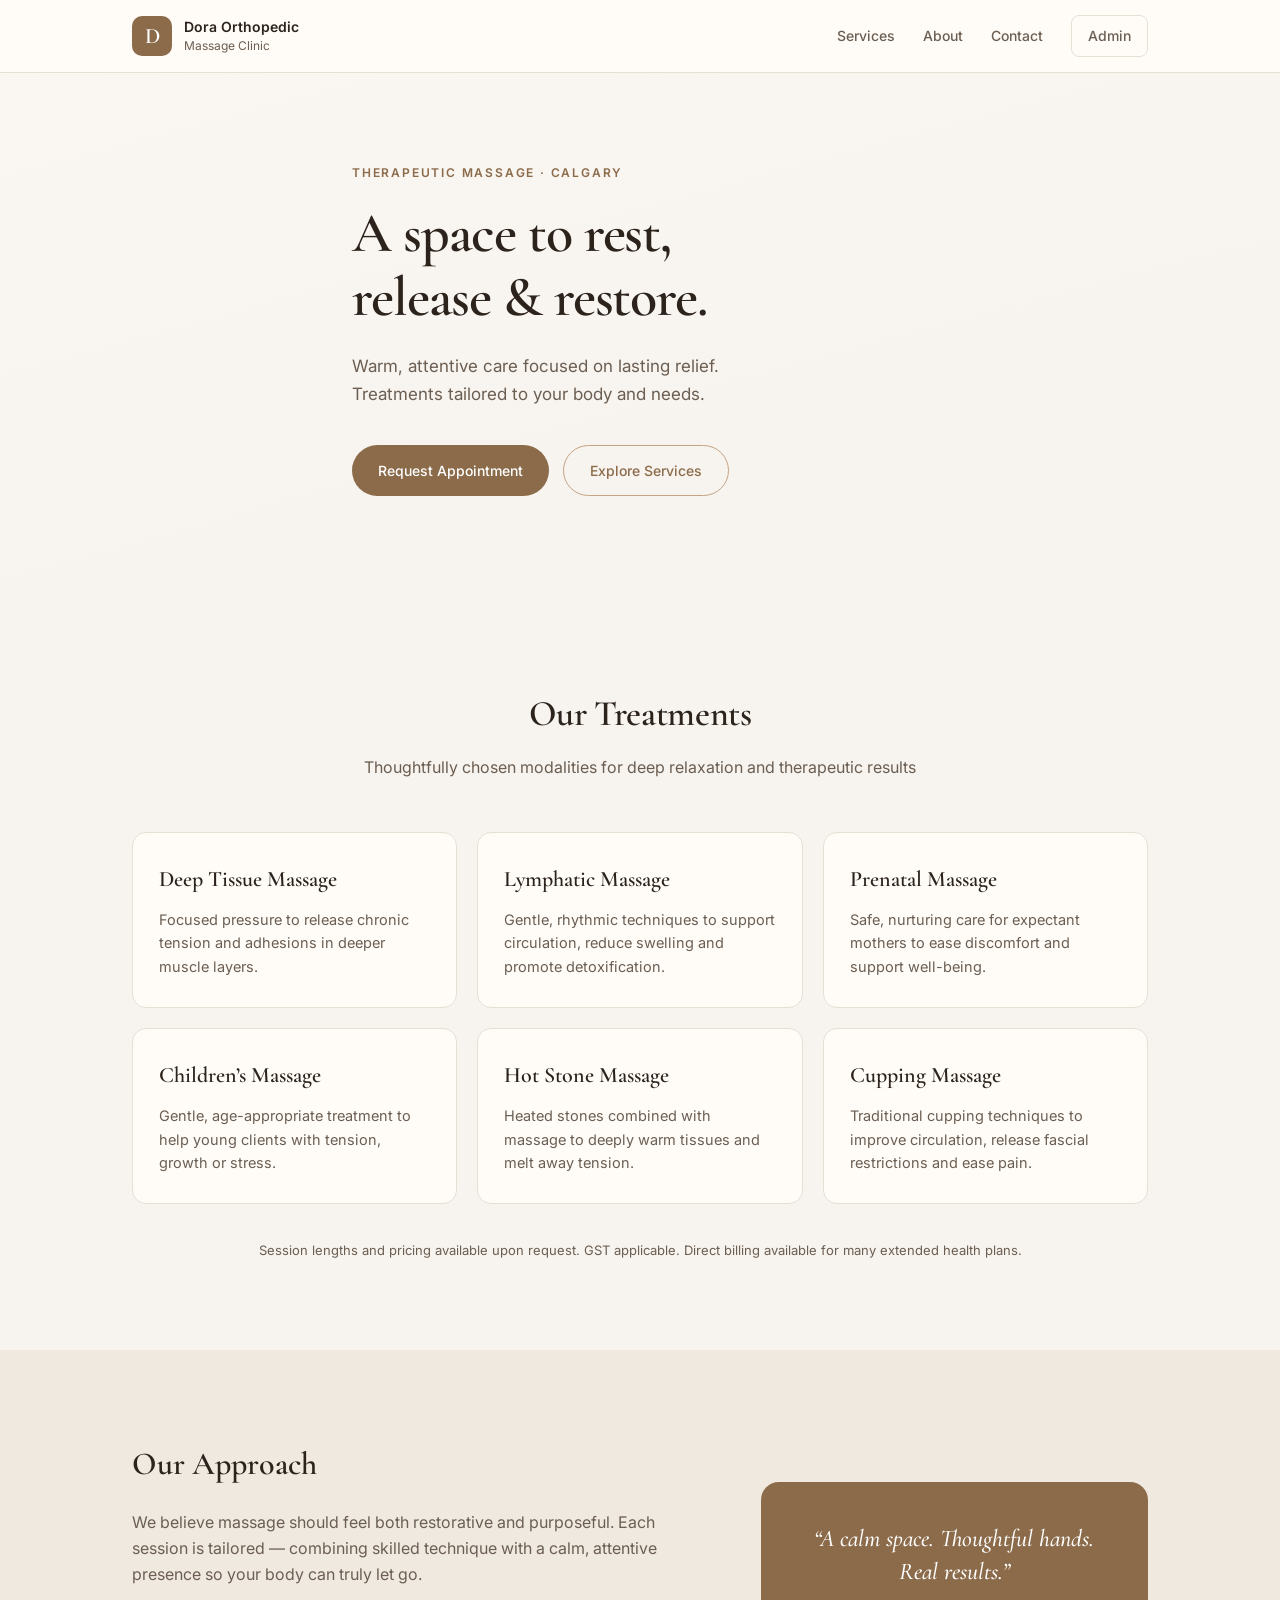
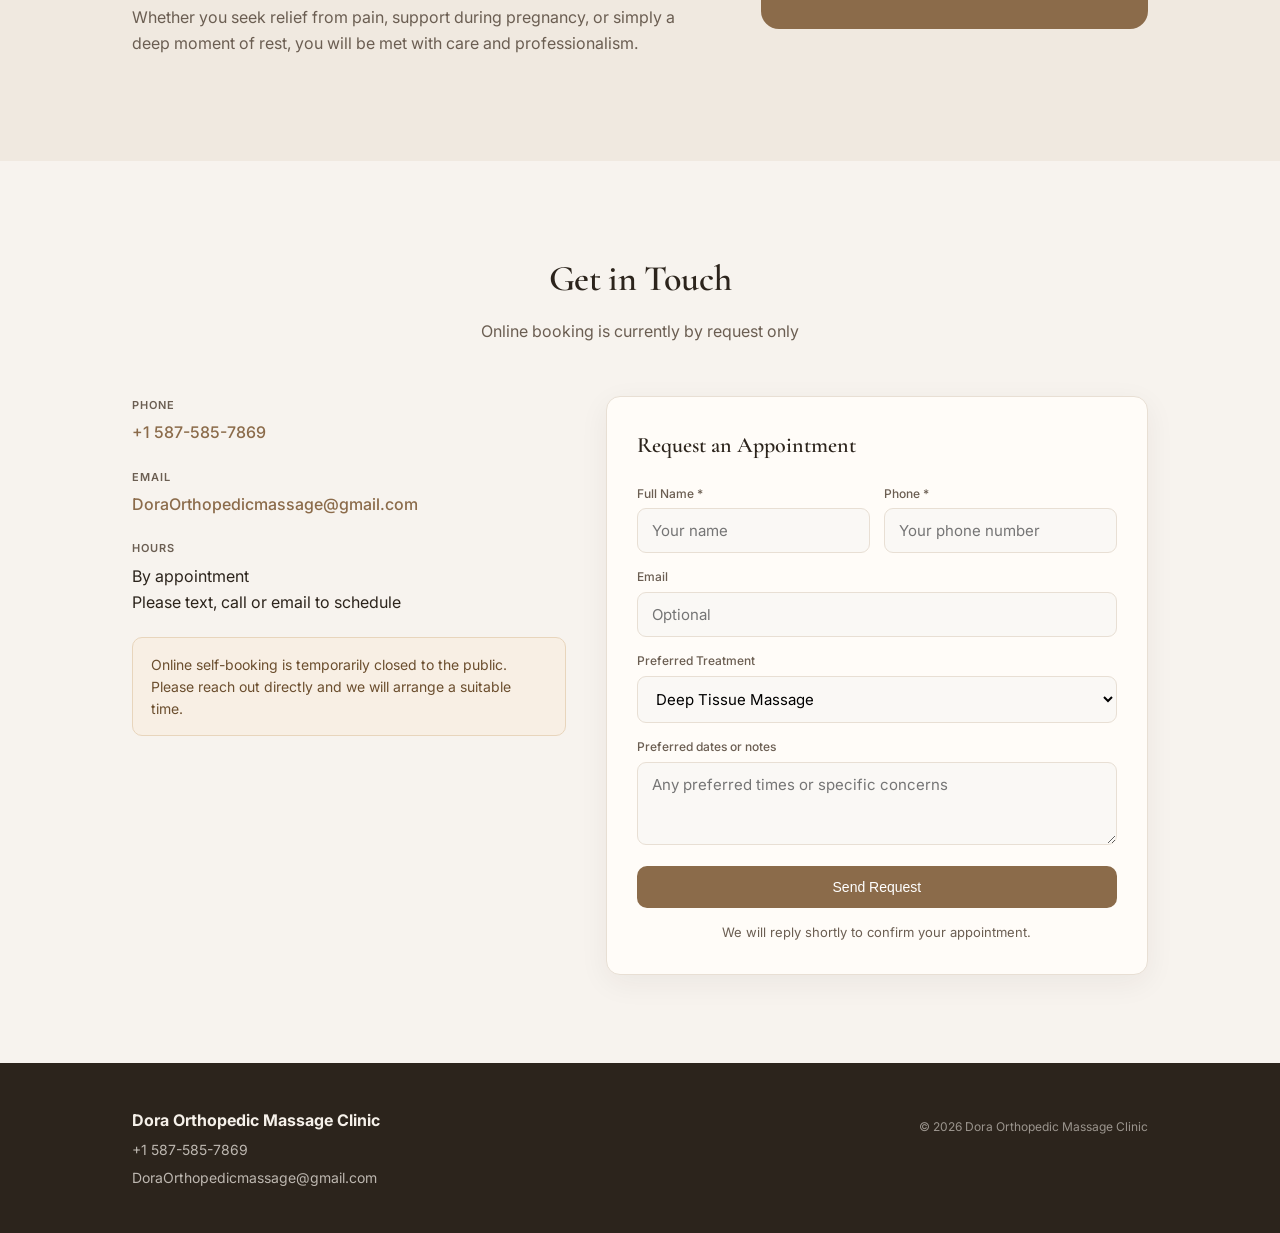
<file: index.html>
<!DOCTYPE html>
<html lang="en">
<head>
  <meta charset="UTF-8" />
  <meta name="viewport" content="width=device-width, initial-scale=1.0" />
  <meta name="description" content="Dora Orthopedic Massage Clinic – Therapeutic massage in Calgary. Deep tissue, lymphatic, prenatal, hot stone, cupping and more." />
  <title>Dora Orthopedic Massage Clinic | Calgary</title>
  <link rel="stylesheet" href="css/style.css" />
  <link rel="preconnect" href="https://fonts.googleapis.com" />
  <link rel="preconnect" href="https://fonts.gstatic.com" crossorigin />
  <link href="https://fonts.googleapis.com/css2?family=Cormorant+Garamond:wght@500;600;700&family=Inter:wght@400;500;600&display=swap" rel="stylesheet" />
</head>
<body>
  <header class="header">
    <div class="container header-inner">
      <a href="index.html" class="logo">
        <span class="logo-mark">D</span>
        <span class="logo-text">Dora Orthopedic<br><small>Massage Clinic</small></span>
      </a>
      <nav class="nav" id="nav">
        <a href="#services">Services</a>
        <a href="#about">About</a>
        <a href="#contact">Contact</a>
        <a href="admin/" class="btn btn-sm">Admin</a>
      </nav>
      <button class="menu-btn" id="menuBtn" aria-label="Menu">☰</button>
    </div>
  </header>

  <section class="hero">
    <div class="container hero-content">
      <p class="eyebrow">Therapeutic Massage · Calgary</p>
      <h1>A space to rest,<br>release & restore.</h1>
      <p class="hero-desc">Warm, attentive care focused on lasting relief. Treatments tailored to your body and needs.</p>
      <div class="hero-actions">
        <a href="#contact" class="btn btn-primary">Request Appointment</a>
        <a href="#services" class="btn btn-ghost">Explore Services</a>
      </div>
    </div>
  </section>

  <section class="section" id="services">
    <div class="container">
      <div class="section-header">
        <h2>Our Treatments</h2>
        <p>Thoughtfully chosen modalities for deep relaxation and therapeutic results</p>
      </div>
      <div class="services-grid">
        <article class="service-card">
          <h3>Deep Tissue Massage</h3>
          <p>Focused pressure to release chronic tension and adhesions in deeper muscle layers.</p>
        </article>
        <article class="service-card">
          <h3>Lymphatic Massage</h3>
          <p>Gentle, rhythmic techniques to support circulation, reduce swelling and promote detoxification.</p>
        </article>
        <article class="service-card">
          <h3>Prenatal Massage</h3>
          <p>Safe, nurturing care for expectant mothers to ease discomfort and support well-being.</p>
        </article>
        <article class="service-card">
          <h3>Children’s Massage</h3>
          <p>Gentle, age-appropriate treatment to help young clients with tension, growth or stress.</p>
        </article>
        <article class="service-card">
          <h3>Hot Stone Massage</h3>
          <p>Heated stones combined with massage to deeply warm tissues and melt away tension.</p>
        </article>
        <article class="service-card">
          <h3>Cupping Massage</h3>
          <p>Traditional cupping techniques to improve circulation, release fascial restrictions and ease pain.</p>
        </article>
      </div>
      <p class="tax-note">Session lengths and pricing available upon request. GST applicable. Direct billing available for many extended health plans.</p>
    </div>
  </section>

  <section class="section section-warm" id="about">
    <div class="container about-grid">
      <div class="about-text">
        <h2>Our Approach</h2>
        <p>We believe massage should feel both restorative and purposeful. Each session is tailored — combining skilled technique with a calm, attentive presence so your body can truly let go.</p>
        <p>Whether you seek relief from pain, support during pregnancy, or simply a deep moment of rest, you will be met with care and professionalism.</p>
      </div>
      <div class="about-side">
        <div class="quote-card">
          <p>“A calm space. Thoughtful hands. Real results.”</p>
        </div>
      </div>
    </div>
  </section>

  <section class="section" id="contact">
    <div class="container">
      <div class="section-header">
        <h2>Get in Touch</h2>
        <p>Online booking is currently by request only</p>
      </div>
      <div class="contact-grid">
        <div class="contact-info">
          <div class="info-item">
            <strong>Phone</strong>
            <p><a href="tel:+15875857869">+1 587-585-7869</a></p>
          </div>
          <div class="info-item">
            <strong>Email</strong>
            <p><a href="mailto:DoraOrthopedicmassage@gmail.com">DoraOrthopedicmassage@gmail.com</a></p>
          </div>
          <div class="info-item">
            <strong>Hours</strong>
            <p>By appointment<br>Please text, call or email to schedule</p>
          </div>
          <div class="notice">
            Online self-booking is temporarily closed to the public. Please reach out directly and we will arrange a suitable time.
          </div>
        </div>
        <form class="booking-form" id="bookingForm" onsubmit="return handleBooking(event)">
          <h3>Request an Appointment</h3>
          <div class="form-row">
            <div class="form-group">
              <label for="name">Full Name *</label>
              <input type="text" id="name" required placeholder="Your name" />
            </div>
            <div class="form-group">
              <label for="phone">Phone *</label>
              <input type="tel" id="phone" required placeholder="Your phone number" />
            </div>
          </div>
          <div class="form-group">
            <label for="email">Email</label>
            <input type="email" id="email" placeholder="Optional" />
          </div>
          <div class="form-group">
            <label for="service">Preferred Treatment</label>
            <select id="service">
              <option value="Deep Tissue">Deep Tissue Massage</option>
              <option value="Lymphatic">Lymphatic Massage</option>
              <option value="Prenatal">Prenatal Massage</option>
              <option value="Children">Children’s Massage</option>
              <option value="Hot Stone">Hot Stone Massage</option>
              <option value="Cupping">Cupping Massage</option>
              <option value="Other">Other / Not sure yet</option>
            </select>
          </div>
          <div class="form-group">
            <label for="message">Preferred dates or notes</label>
            <textarea id="message" rows="3" placeholder="Any preferred times or specific concerns"></textarea>
          </div>
          <button type="submit" class="btn btn-primary btn-block">Send Request</button>
          <p class="form-note">We will reply shortly to confirm your appointment.</p>
        </form>
      </div>
    </div>
  </section>

  <footer class="footer">
    <div class="container footer-inner">
      <div>
        <strong>Dora Orthopedic Massage Clinic</strong>
        <p><a href="tel:+15875857869">+1 587-585-7869</a></p>
        <p><a href="mailto:DoraOrthopedicmassage@gmail.com">DoraOrthopedicmassage@gmail.com</a></p>
      </div>
      <div class="footer-right">
        <p class="small">© 2026 Dora Orthopedic Massage Clinic</p>
      </div>
    </div>
  </footer>
  <script src="js/main.js"></script>
</body>
</html>
</file>
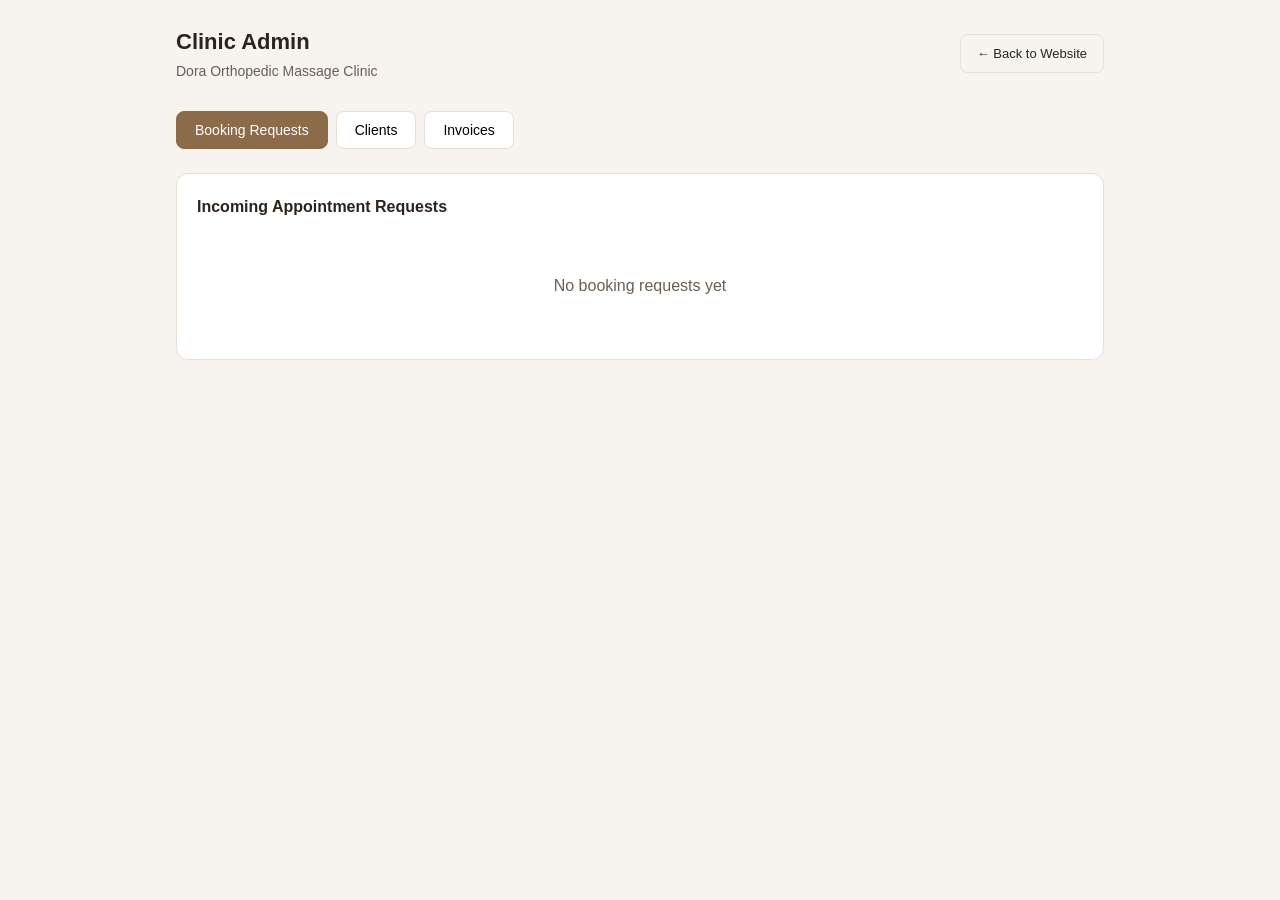
<file: admin/index.html>
<!DOCTYPE html>
<html lang="en">
<head>
  <meta charset="UTF-8" />
  <meta name="viewport" content="width=device-width, initial-scale=1.0" />
  <title>Admin · Dora Clinic</title>
  <link rel="stylesheet" href="../css/style.css" />
  <style>
    .admin-wrap{max-width:960px;margin:0 auto;padding:24px 16px 80px}.admin-header{display:flex;justify-content:space-between;align-items:center;margin-bottom:28px;flex-wrap:wrap;gap:12px}.admin-header h1{font-size:22px}.tabs{display:flex;gap:8px;margin-bottom:24px;flex-wrap:wrap}.tab-btn{padding:10px 18px;border:1px solid var(--border);background:#fff;border-radius:8px;cursor:pointer;font-weight:500;font-size:14px}.tab-btn.active{background:var(--primary);color:#fff;border-color:var(--primary)}.panel{display:none}.panel.active{display:block}.card{background:#fff;border:1px solid var(--border);border-radius:12px;padding:20px;margin-bottom:16px}.card h3{font-size:16px;margin-bottom:12px}table{width:100%;border-collapse:collapse;font-size:14px}th,td{text-align:left;padding:10px 8px;border-bottom:1px solid var(--border)}th{color:var(--muted);font-weight:500;font-size:12px;text-transform:uppercase}.empty{text-align:center;padding:40px;color:var(--muted)}.status{display:inline-block;padding:2px 8px;border-radius:4px;font-size:12px;font-weight:600}.status.pending{background:#fef3c7;color:#92400e}input,select,textarea{width:100%;padding:10px 12px;border:1px solid var(--border);border-radius:8px;font-size:14px;margin-bottom:10px}label{font-size:12px;color:var(--muted);display:block;margin-bottom:4px}.grid-2{display:grid;grid-template-columns:1fr 1fr;gap:12px}@media(max-width:600px){.grid-2{grid-template-columns:1fr}}
  </style>
</head>
<body>
  <div class="admin-wrap">
    <div class="admin-header">
      <div>
        <h1>Clinic Admin</h1>
        <p style="color:var(--muted);font-size:14px">Dora Orthopedic Massage Clinic</p>
      </div>
      <a href="../index.html" class="btn btn-outline btn-sm">← Back to Website</a>
    </div>
    <div class="tabs">
      <button class="tab-btn active" data-tab="requests">Booking Requests</button>
      <button class="tab-btn" data-tab="clients">Clients</button>
      <button class="tab-btn" data-tab="invoices">Invoices</button>
    </div>
    <div class="panel active" id="requests">
      <div class="card">
        <h3>Incoming Appointment Requests</h3>
        <div id="requestsList"></div>
      </div>
    </div>
    <div class="panel" id="clients">
      <div class="card">
        <h3>Add Client</h3>
        <div class="grid-2">
          <div><label>Name *</label><input type="text" id="cName" placeholder="Client name" /></div>
          <div><label>Phone</label><input type="text" id="cPhone" placeholder="Phone" /></div>
          <div><label>Email</label><input type="email" id="cEmail" placeholder="Email" /></div>
          <div><label>Notes</label><input type="text" id="cNotes" placeholder="Optional notes" /></div>
        </div>
        <button class="btn btn-primary btn-sm" onclick="addClient()">Save Client</button>
      </div>
      <div class="card">
        <h3>Client List</h3>
        <div id="clientsList"></div>
      </div>
    </div>
    <div class="panel" id="invoices">
      <div class="card">
        <h3>Create Invoice</h3>
        <div class="grid-2">
          <div><label>Client Name *</label><input type="text" id="invClient" placeholder="Client name" /></div>
          <div><label>Service</label>
            <select id="invService">
              <option value="60 minutes Massage|100">60 min Massage – $100</option>
              <option value="90 minutes Massage|145">90 min Massage – $145</option>
              <option value="45 minutes Focused|80">45 min Focused – $80</option>
            </select>
          </div>
          <div><label>Date</label><input type="date" id="invDate" /></div>
          <div><label>Tax %</label><input type="number" id="invTax" value="5" step="0.1" /></div>
        </div>
        <label><input type="checkbox" id="invPaid" /> Mark as Paid</label><br><br>
        <button class="btn btn-primary btn-sm" onclick="createInvoice()">Generate & Save Invoice</button>
      </div>
      <div class="card">
        <h3>Invoice History</h3>
        <div id="invoicesList"></div>
      </div>
    </div>
  </div>
  <script>
    document.querySelectorAll(".tab-btn").forEach(btn=>{
      btn.addEventListener("click",()=>{
        document.querySelectorAll(".tab-btn").forEach(b=>b.classList.remove("active"));
        document.querySelectorAll(".panel").forEach(p=>p.classList.remove("active"));
        btn.classList.add("active");
        document.getElementById(btn.dataset.tab).classList.add("active");
        if(btn.dataset.tab==="requests")renderRequests();
        if(btn.dataset.tab==="clients")renderClients();
        if(btn.dataset.tab==="invoices")renderInvoices();
      });
    });
    function renderRequests(){
      const list=JSON.parse(localStorage.getItem("bookingRequests")||"[]");
      const el=document.getElementById("requestsList");
      if(!list.length){el.innerHTML="<div class=\"empty\">No booking requests yet</div>";return;}
      el.innerHTML=`<table><thead><tr><th>Name</th><th>Phone</th><th>Service</th><th>Date</th><th>Status</th></tr></thead><tbody>${list.map(r=>`<tr><td>${esc(r.name)}</td><td>${esc(r.phone)}</td><td>${esc(r.service)}</td><td>${new Date(r.createdAt).toLocaleDateString()}</td><td><span class="status ${r.status}">${r.status}</span></td></tr>`).join("")}</tbody></table>`;
    }
    function addClient(){
      const name=document.getElementById("cName").value.trim();
      if(!name)return alert("Name required");
      const clients=JSON.parse(localStorage.getItem("clinicClients")||"[]");
      clients.unshift({id:Date.now().toString(),name,phone:document.getElementById("cPhone").value.trim(),email:document.getElementById("cEmail").value.trim(),notes:document.getElementById("cNotes").value.trim()});
      localStorage.setItem("clinicClients",JSON.stringify(clients));
      document.getElementById("cName").value="";document.getElementById("cPhone").value="";document.getElementById("cEmail").value="";document.getElementById("cNotes").value="";
      renderClients();
    }
    function renderClients(){
      const list=JSON.parse(localStorage.getItem("clinicClients")||"[]");
      const el=document.getElementById("clientsList");
      if(!list.length){el.innerHTML="<div class=\"empty\">No clients saved yet</div>";return;}
      el.innerHTML=`<table><thead><tr><th>Name</th><th>Phone</th><th>Email</th><th>Notes</th></tr></thead><tbody>${list.map(c=>`<tr><td>${esc(c.name)}</td><td>${esc(c.phone)}</td><td>${esc(c.email)}</td><td>${esc(c.notes)}</td></tr>`).join("")}</tbody></table>`;
    }
    document.getElementById("invDate").value=new Date().toISOString().slice(0,10);
    function createInvoice(){
      const client=document.getElementById("invClient").value.trim();
      if(!client)return alert("Client name required");
      const [serviceName,price]=document.getElementById("invService").value.split("|");
      const taxRate=parseFloat(document.getElementById("invTax").value)||0;
      const subtotal=parseFloat(price);
      const tax=subtotal*taxRate/100;
      const total=subtotal+tax;
      const paid=document.getElementById("invPaid").checked;
      const inv={id:Date.now().toString(),no:"INV-"+Date.now().toString().slice(-6),client,service:serviceName,date:document.getElementById("invDate").value,subtotal,taxRate,tax,total,paid,createdAt:new Date().toISOString()};
      const list=JSON.parse(localStorage.getItem("clinicInvoices")||"[]");
      list.unshift(inv);
      localStorage.setItem("clinicInvoices",JSON.stringify(list));
      alert(`Invoice ${inv.no} created. Total: $${total.toFixed(2)}`);
      renderInvoices();
    }
    function renderInvoices(){
      const list=JSON.parse(localStorage.getItem("clinicInvoices")||"[]");
      const el=document.getElementById("invoicesList");
      if(!list.length){el.innerHTML="<div class=\"empty\">No invoices yet</div>";return;}
      el.innerHTML=`<table><thead><tr><th>No.</th><th>Client</th><th>Service</th><th>Date</th><th>Total</th><th>Status</th></tr></thead><tbody>${list.map(i=>`<tr><td>${esc(i.no)}</td><td>${esc(i.client)}</td><td>${esc(i.service)}</td><td>${esc(i.date)}</td><td>$${i.total.toFixed(2)}</td><td>${i.paid?"<span class=\"status\" style=\"background:#d1fae5;color:#065f46\">Paid</span>":"<span class=\"status pending\">Unpaid</span>"}</td></tr>`).join("")}</tbody></table>`;
    }
    function esc(s){const d=document.createElement("div");d.textContent=s||"";return d.innerHTML}
    renderRequests();
  </script>
</body>
</html>
</file>
<file: css/style.css>
:root{--bg:#f7f3ee;--bg-warm:#f0e9e0;--surface:#fffcf8;--text:#2c241c;--muted:#6b5e52;--primary:#8b6b4a;--primary-dark:#6f5339;--accent:#c4a484;--border:#e8dfd4;--radius:14px;--shadow:0 8px 30px rgba(44,36,28,.06)}*{box-sizing:border-box;margin:0;padding:0}body{font-family:Inter,-apple-system,BlinkMacSystemFont,sans-serif;background:var(--bg);color:var(--text);line-height:1.65;-webkit-font-smoothing:antialiased}.container{max-width:1060px;margin:0 auto;padding:0 22px}.header{position:sticky;top:0;z-index:100;background:rgba(255,252,248,.92);backdrop-filter:blur(14px);border-bottom:1px solid var(--border)}.header-inner{display:flex;align-items:center;justify-content:space-between;height:72px}.logo{display:flex;align-items:center;gap:12px;text-decoration:none;color:var(--text)}.logo-mark{width:40px;height:40px;background:var(--primary);color:#fff;border-radius:10px;display:flex;align-items:center;justify-content:center;font-family:Cormorant Garamond,serif;font-size:22px;font-weight:600}.logo-text{font-size:14px;font-weight:600;line-height:1.3}.logo-text small{font-weight:400;color:var(--muted);font-size:12px}.nav{display:flex;align-items:center;gap:28px}.nav a{text-decoration:none;color:var(--muted);font-size:14px;font-weight:500}.nav a:hover{color:var(--primary)}.menu-btn{display:none;background:0 0;border:none;font-size:24px;cursor:pointer;color:var(--text)}.btn{display:inline-flex;align-items:center;justify-content:center;padding:13px 26px;border-radius:999px;font-size:14px;font-weight:500;text-decoration:none;border:none;cursor:pointer;transition:all .25s}.btn-primary{background:var(--primary);color:#fff}.btn-primary:hover{background:var(--primary-dark)}.btn-ghost{background:0 0;color:var(--primary);border:1.5px solid var(--accent)}.btn-ghost:hover{background:var(--primary);color:#fff;border-color:var(--primary)}.btn-sm{padding:8px 16px;font-size:13px;border-radius:8px;background:0 0;border:1px solid var(--border);color:var(--text)}.btn-block{width:100%;border-radius:10px}.hero{padding:90px 0 100px;background:linear-gradient(165deg,#faf6f1 0,var(--bg) 70%)}.hero-content{max-width:620px}.eyebrow{font-size:12px;font-weight:600;text-transform:uppercase;letter-spacing:1.8px;color:var(--primary);margin-bottom:18px}.hero h1{font-family:Cormorant Garamond,serif;font-size:clamp(38px,6.5vw,56px);font-weight:600;line-height:1.15;margin-bottom:22px;color:var(--text);letter-spacing:-.02em}.hero-desc{font-size:17px;color:var(--muted);margin-bottom:36px;max-width:440px;line-height:1.7}.hero-actions{display:flex;flex-wrap:wrap;gap:14px}.section{padding:88px 0}.section-warm{background:var(--bg-warm)}.section-header{text-align:center;margin-bottom:52px}.section-header h2{font-family:Cormorant Garamond,serif;font-size:36px;font-weight:600;margin-bottom:10px;letter-spacing:-.01em}.section-header p{color:var(--muted);font-size:16px}.services-grid{display:grid;grid-template-columns:repeat(auto-fit,minmax(280px,1fr));gap:20px}.service-card{background:var(--surface);border:1px solid var(--border);border-radius:var(--radius);padding:28px 26px;transition:box-shadow .25s,transform .25s}.service-card:hover{box-shadow:var(--shadow);transform:translateY(-3px)}.service-card h3{font-family:Cormorant Garamond,serif;font-size:22px;font-weight:600;margin-bottom:10px;color:var(--text)}.service-card p{color:var(--muted);font-size:14.5px;line-height:1.65}.tax-note{text-align:center;margin-top:36px;font-size:13px;color:var(--muted)}.about-grid{display:grid;grid-template-columns:1.5fr 1fr;gap:48px;align-items:center}.about-text h2{font-family:Cormorant Garamond,serif;font-size:32px;font-weight:600;margin-bottom:18px}.about-text p{color:var(--muted);margin-bottom:16px;font-size:16px}.quote-card{background:var(--primary);color:#fff;border-radius:18px;padding:40px 32px;text-align:center}.quote-card p{font-family:Cormorant Garamond,serif;font-size:24px;font-weight:500;line-height:1.4;font-style:italic}.contact-grid{display:grid;grid-template-columns:1fr 1.25fr;gap:40px}.info-item{margin-bottom:22px}.info-item strong{display:block;font-size:11px;text-transform:uppercase;letter-spacing:1px;color:var(--muted);margin-bottom:5px;font-weight:600}.info-item a{color:var(--primary);text-decoration:none;font-weight:500;font-size:16px}.info-item a:hover{text-decoration:underline}.notice{background:#f8efe4;border:1px solid #e8d5bc;border-radius:10px;padding:16px 18px;font-size:14px;color:#6b4e2e;margin-top:8px;line-height:1.55}.booking-form{background:var(--surface);border:1px solid var(--border);border-radius:var(--radius);padding:30px;box-shadow:var(--shadow)}.booking-form h3{font-family:Cormorant Garamond,serif;font-size:22px;font-weight:600;margin-bottom:20px}.form-row{display:grid;grid-template-columns:1fr 1fr;gap:14px}.form-group{margin-bottom:14px}.form-group label{display:block;font-size:12px;font-weight:500;color:var(--muted);margin-bottom:5px}.form-group input,.form-group select,.form-group textarea{width:100%;padding:12px 14px;border:1px solid var(--border);border-radius:9px;font-size:15px;font-family:inherit;background:#faf8f5;transition:border-color .2s,background .2s}.form-group input:focus,.form-group select:focus,.form-group textarea:focus{outline:0;border-color:var(--accent);background:#fff}.form-note{text-align:center;font-size:13px;color:var(--muted);margin-top:14px}.footer{background:var(--text);color:#f5f0e9;padding:44px 0}.footer-inner{display:flex;justify-content:space-between;align-items:flex-start;gap:24px;flex-wrap:wrap}.footer a{color:rgba(245,240,233,.9);text-decoration:none}.footer a:hover{text-decoration:underline}.footer p{font-size:14px;opacity:.8;margin-top:5px}.footer .small{font-size:12px;opacity:.55;margin-top:10px}@media(max-width:768px){.nav{display:none;position:absolute;top:72px;left:0;right:0;background:var(--surface);flex-direction:column;padding:20px;gap:16px;border-bottom:1px solid var(--border);box-shadow:var(--shadow)}.nav.open{display:flex}.menu-btn{display:block}.hero{padding:56px 0 70px}.about-grid,.contact-grid{grid-template-columns:1fr;gap:32px}.form-row{grid-template-columns:1fr}.footer-inner{flex-direction:column}}
</file>
